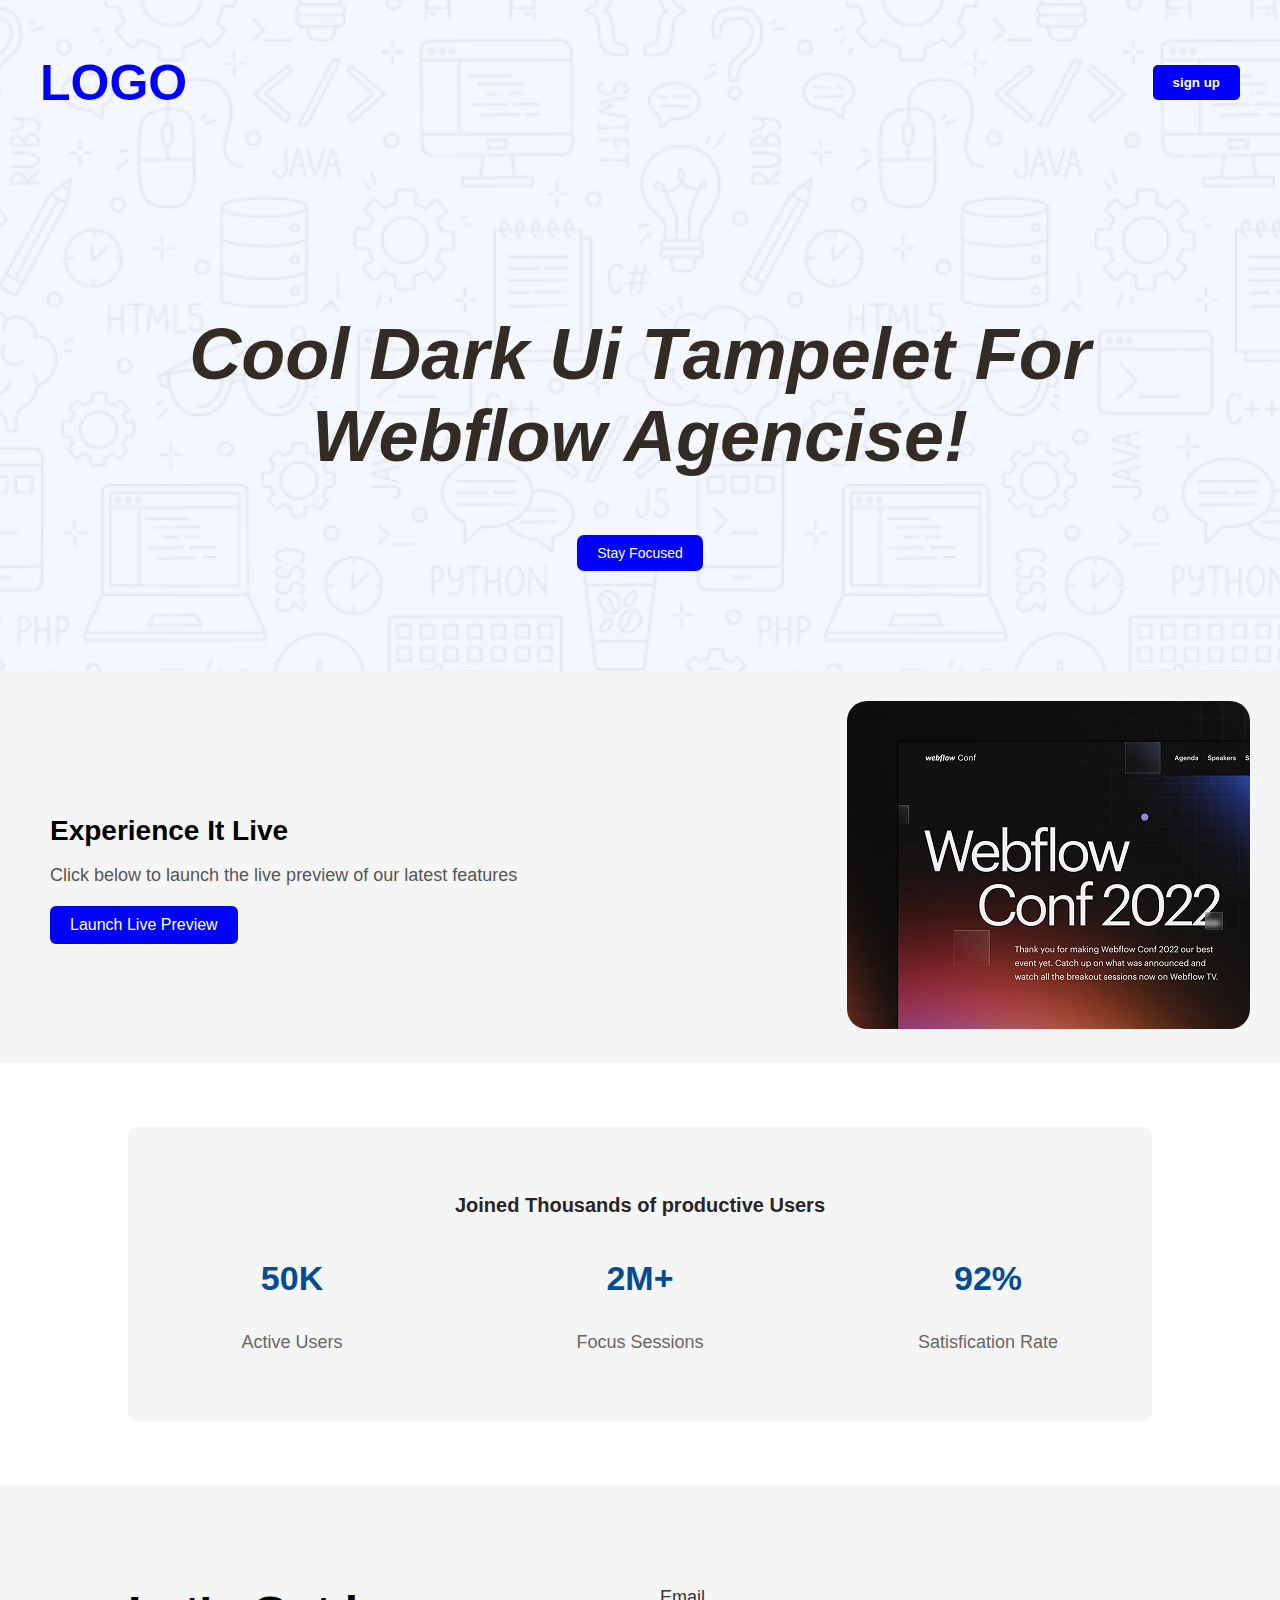
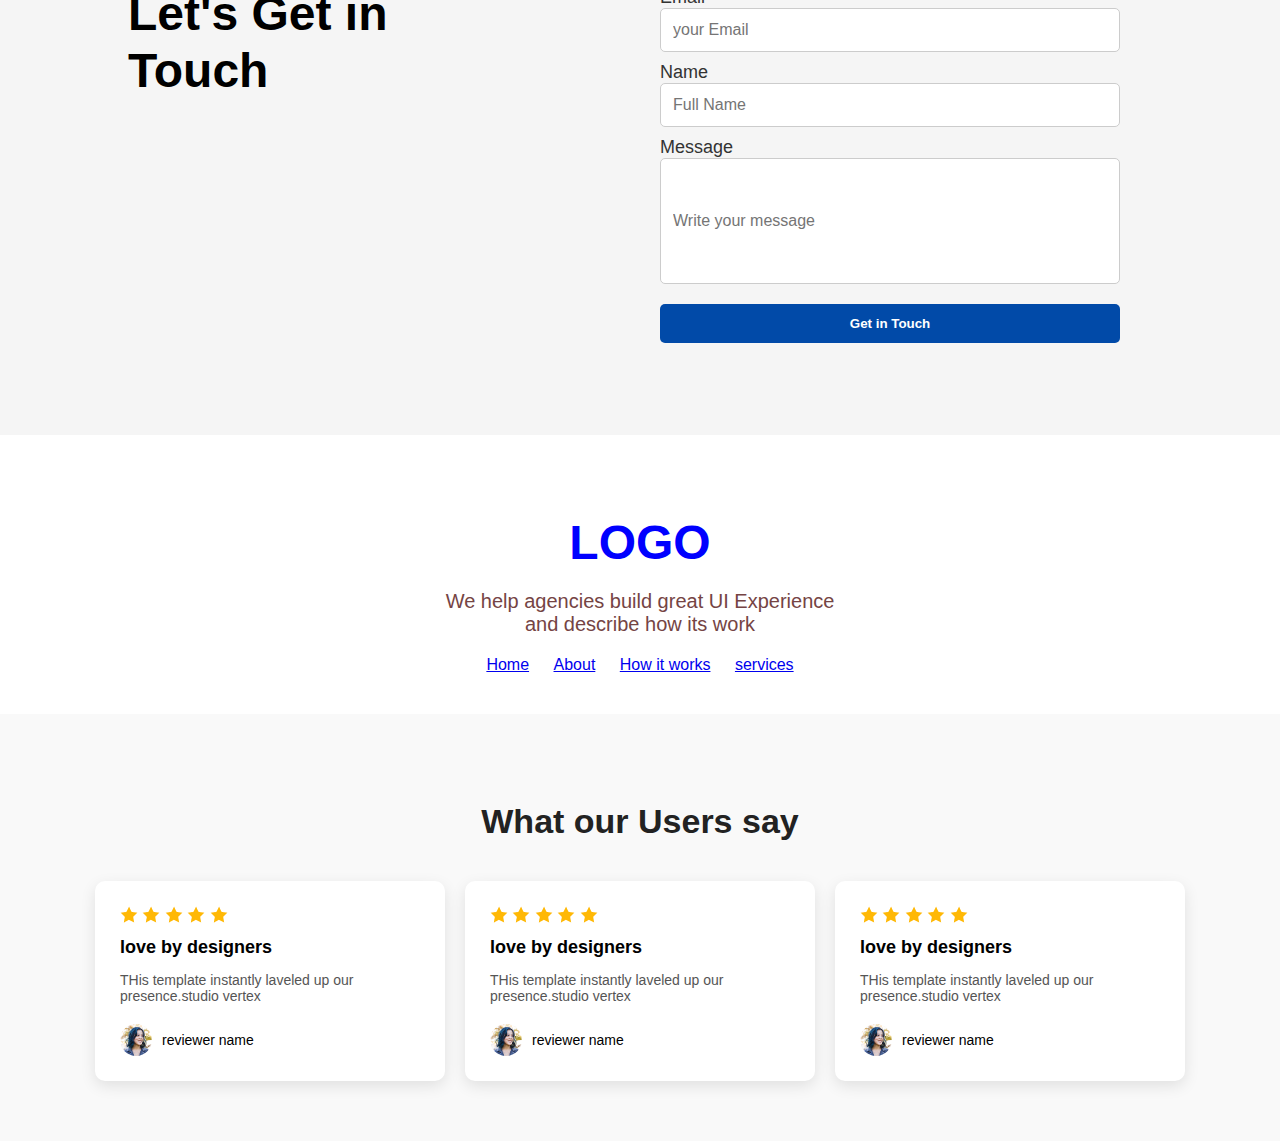
<file: index.html>
<!DOCTYPE html>
<html lang="en">

<head>
    <meta charset="UTF-8">
    <meta name="viewport" content="width=device-width, initial-scale=1.0">
    <title>Assinment 01</title>
    <link rel="stylesheet" href="index.css">
</head>

<body>
    <div class="nb-section">
        <!---<navbar section> --->
        <div class="navber">
            <div class="logo">
                <h1>LOGO</h1>
            </div>
            <button class="signup-btn">sign up</button>
        </div>

        <!-- banner section -->
        <div class="banner">
            <div class="banner-content">
                <h1>Cool Dark Ui Tampelet For <br>Webflow Agencise!</h1>
                <button class="focus-btn">Stay Focused</button>
            </div>

        </div>

    </div>
    <!-- <action-section> -->
    <section class="action">
        <div class="action-left">
            <h2>Experience It Live</h2>
            <p>Click below to launch the live preview of our latest features</p>
            <button class="launch-btn">Launch Live Preview</button>
        </div>
        <div class="action-right">
            <img width="100%" src="./B12A01-landing-launchpad/ui/Assets/wc-mini.png">
        </div>
    </section>


    <!-- productive-user-section -->
    <section class="stats-section">
        <h2>Joined Thousands of productive Users</h2>
        <div class="stat-box">
            <div class="stat">
                <h3>50K</h3>
                <p>Active Users</p>
            </div>
            <div class="stat">
                <h3>2M+</h3>
                <p>Focus Sessions</p>
            </div>
            <div class="stat">
                <h3>92%</h3>
                <p>Satisfication Rate</p>
            </div>
    </section>

    <!-- lets get in touch section -->
    <section class="get-touch">
        <div class="contact-text">
            <h2>Let's Get in <br>Touch</h2>
        </div>
        <div class="contact-form">
            <form>
                <label for="email">Email</label>
                <input type="email" id="email" placeholder="your Email">

                <label for="name">Name</label>
                <input type="text" id="name" placeholder="Full Name">

                <label for="message">Message</label>
                <input type="text" id="message" placeholder="Write your message">

                <button type="submit">Get in Touch</button>
            </form>
        </div>
    </section>
    <!-- footer section -->
    <footer class="footer">
        <h2>LOGO</h2>
        <p>We help agencies build great UI Experience <br>and describe how its work
        </p>
        <div class="footer-links">
            <a href="###">Home</a>
            <a href="###">About</a>
            <a href="###">How it works</a>
            <a href="###">services</a>

        </div>
    </footer>
    <!-- user fedback [chellange section] -->
    <section class="feedback-section">
        <h2 class="feedback-title">What our Users say</h2>
        <div class="feedback-cards">
            <div class="feedback-ucard">
                <div class="stars">

                    <img src="./B12A01-landing-launchpad/ui/Assets/icon-star.png" alt="star">
                    <img src="./B12A01-landing-launchpad/ui/Assets/icon-star.png" alt="star">
                    <img src="./B12A01-landing-launchpad/ui/Assets/icon-star.png" alt="star">
                    <img src="./B12A01-landing-launchpad/ui/Assets/icon-star.png" alt="star">
                    <img src="./B12A01-landing-launchpad/ui/Assets/icon-star.png" alt="star">
                </div>
                <h3>love by designers</h3>
                <p>THis template instantly laveled up our presence.studio vertex</p>
                <div class="reviewer">
                    <img src="./B12A01-landing-launchpad/ui/Assets/avatar.png" alt="reviewer1">
                    <span>reviewer name</span>
                </div>
            </div>
            <div class="feedback-ucard">
                <div class="stars">

                    <img src="./B12A01-landing-launchpad/ui/Assets/icon-star.png" alt="star">
                    <img src="./B12A01-landing-launchpad/ui/Assets/icon-star.png" alt="star">
                    <img src="./B12A01-landing-launchpad/ui/Assets/icon-star.png" alt="star">
                    <img src="./B12A01-landing-launchpad/ui/Assets/icon-star.png" alt="star">
                    <img src="./B12A01-landing-launchpad/ui/Assets/icon-star.png" alt="star">
                </div>
                <h3>love by designers</h3>
                <p>THis template instantly laveled up our presence.studio vertex</p>
                <div class="reviewer">
                    <img src="./B12A01-landing-launchpad/ui/Assets/avatar.png" alt="reviewer2">
                    <span>reviewer name</span>
                </div>
            </div>

            <div class="feedback-ucard">
                <div class="stars">

                    <img src="./B12A01-landing-launchpad/ui/Assets/icon-star.png" alt="star">
                    <img src="./B12A01-landing-launchpad/ui/Assets/icon-star.png" alt="star">
                    <img src="./B12A01-landing-launchpad/ui/Assets/icon-star.png" alt="star">
                    <img src="./B12A01-landing-launchpad/ui/Assets/icon-star.png" alt="star">
                    <img src="./B12A01-landing-launchpad/ui/Assets/icon-star.png" alt="star">
                </div>
                <h3>love by designers</h3>
                <p>THis template instantly laveled up our presence.studio vertex</p>
                <div class="reviewer">
                    <img src="./B12A01-landing-launchpad/ui/Assets/avatar.png" alt="reviewer3">
                    <span>reviewer name</span>
                </div>
            </div>

    </section>








</body>

</html>
</file>
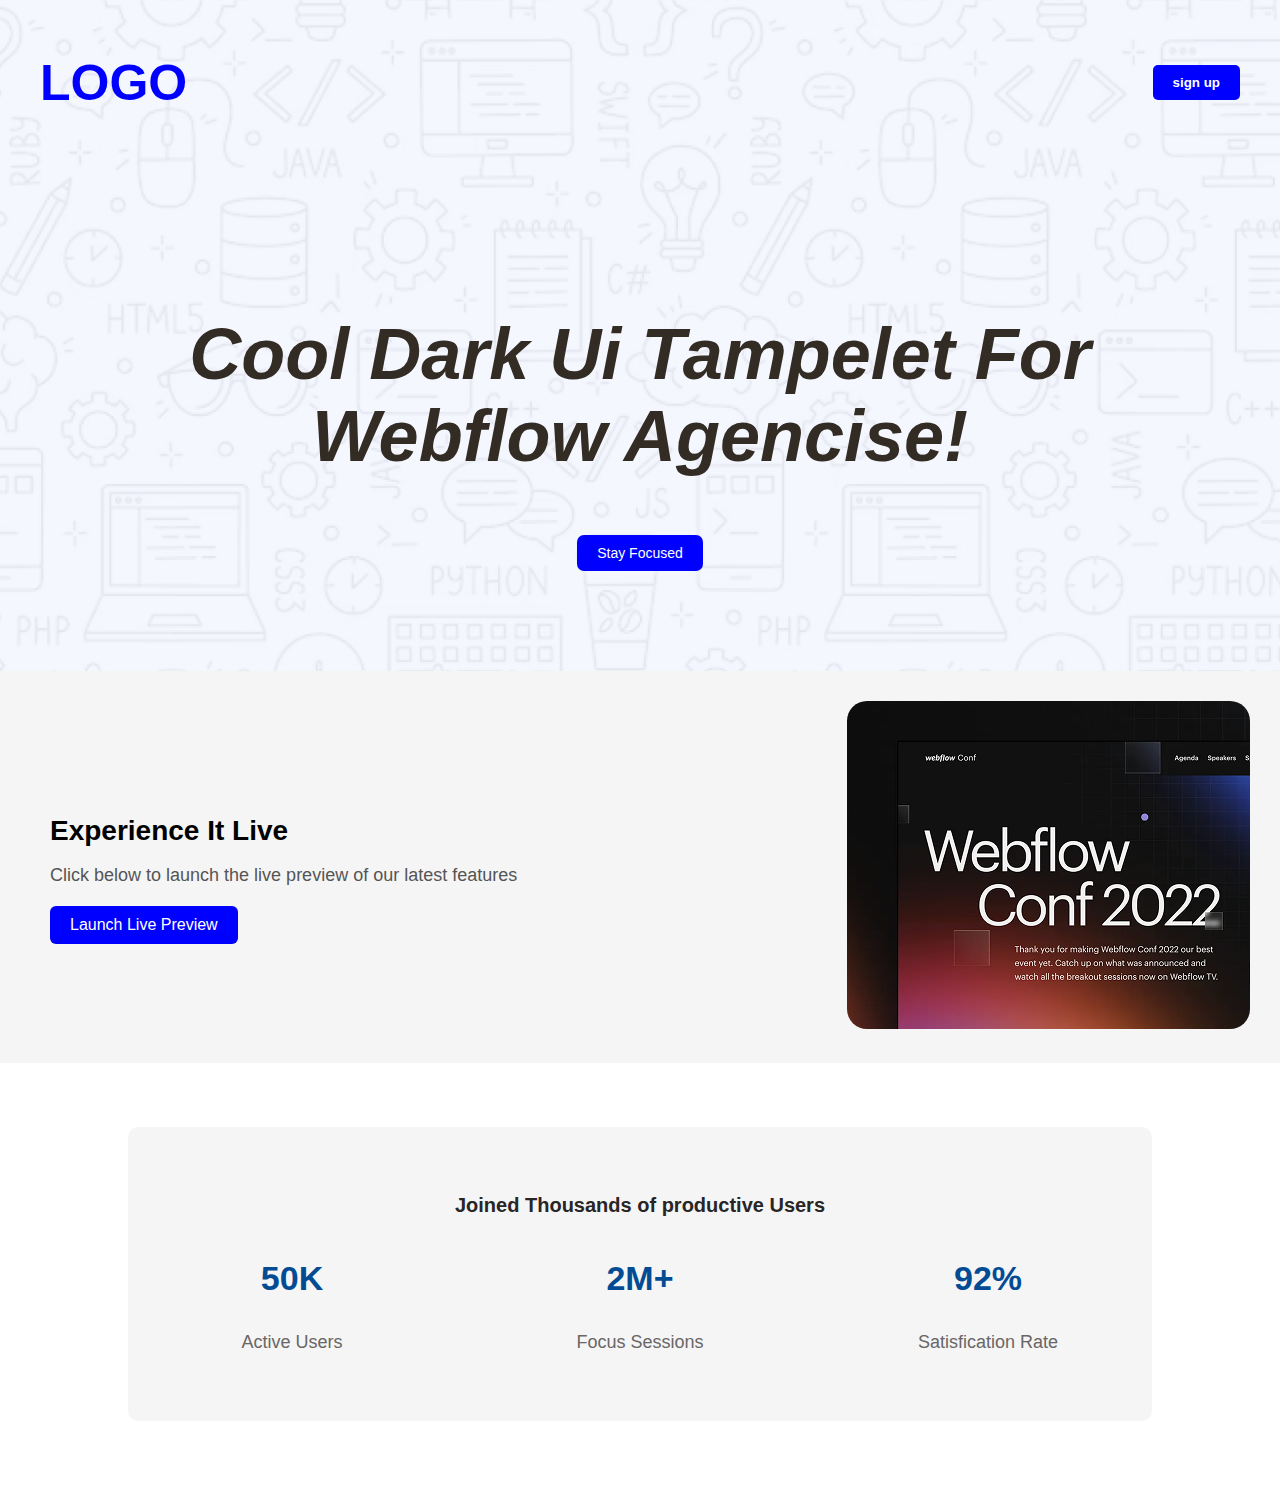
<file: assainment01.html>
<!DOCTYPE html>
<html lang="en">

<head>
    <meta charset="UTF-8">
    <meta name="viewport" content="width=device-width, initial-scale=1.0">
    <title>Assinment 01</title>
    <link rel="stylesheet" href="assainment.css">
</head>

<body>
    <div class="nb-section">
        <!---<navbar section> --->
        <div class="navber">
            <div class="logo">
                <h1>LOGO</h1>
            </div>
            <button class="signup-btn">sign up</button>
        </div>

        <!-- banner section -->
        <div class="banner">
            <div class="banner-content">
                <h1>Cool Dark Ui Tampelet For <br>Webflow Agencise!</h1>
                <button class="focus-btn">Stay Focused</button>
            </div>

        </div>

    </div>
    <!-- <action-section> -->
    <section class="action">
        <div class="action-left">
            <h2>Experience It Live</h2>
            <p>Click below to launch the live preview of our latest features</p>
            <button class="launch-btn">Launch Live Preview</button>
        </div>
        <div class="action-right">
            <img width="100%" src="./B12A01-landing-launchpad/ui/Assets/wc-mini.png">
        </div>
    </section>


    <!-- productive-user-section -->
    <section class="stats-section">
        <h2>Joined Thousands of productive Users</h2>
        <div class="stat-box">
            <div class="stat">
                <h3>50K</h3>
                <p>Active Users</p>
            </div>
            <div class="stat">
                <h3>2M+</h3>
                <p>Focus Sessions</p>
            </div>
            <div class="stat">
                <h3>92%</h3>
                <p>Satisfication Rate</p>
            </div>
    </section>








</body>

</html>
</file>
<file: index.css>
body {
    margin: 0;
    font-family: Arial, sans-serif;
}

/* navber */
.navber {
    display: flex;
    justify-content: space-between;
    align-items: center;
    padding: 20px 40px;

}

.logo {
    font-weight: bold;
    font-size: 25px;
    color: blue;
}

.signup-btn {
    padding: 10px 20px;
    background-color: blue;
    color: white;
    border: none;
    border-radius: 5px;
    font-weight: bold;
    cursor: pointer;
    /*[part of chellang section] */
}

/* banner */

.banner-content {
    font-size: 36px;
    font-style: oblique;
    text-align: center;
    padding: 100px 20px;
    color: rgb(51, 44, 36);
}

.focus-btn {
    padding: 10px 20px;
    font-size: 14px;
    background-color: blue;
    color: white;
    border: none;
    border-radius: 7px;
    cursor: pointer;
    /*[part of chellang section] */
}

.nb-section {
    background-image: url("./B12A01-landing-launchpad/ui/Assets/Hero-bg.png");
    background-position: center;
    background-size: cover;
    width: 100%;
}

.action {
    display: flex;
    justify-content: space-between;
    align-items: center;
    padding: 30px;
    background-color: whitesmoke;
}

.action-left {
    flex: 1;
    padding: 20px;
}

.action-left h2 {
    font-size: 28px;
    margin-bottom: 10px;
}

.action-left p {
    font-size: 18px;
    color: #555;
    margin-bottom: 20px;
}

.launch-btn {
    padding: 10px 20px;
    background-color: blue;
    color: white;
    border: none;
    font-size: 16px;
    border-radius: 6px;
    cursor: pointer;
    /*[part of chellang section] */
}

.action-right img {
    padding-right: 0px, 0px, 15px, 12px;
    border: solid color(rgb(49, 48, 48) red green blue);
    border-radius: 20px;
    height: auto;

}

.stats-section {
    background-color: whitesmoke;
    text-align: center;
    padding: 50px 20px;
    margin: 5% 10% 5% 10%;
    border-radius: 10px;
    background-size: 100%;
}

.stats-section h2 {
    font-size: 20px;
    margin-bottom: 32px;
    color: #292525;
}

.stat-box {
    display: flex;
    justify-content: center;
    gap: 60px;
    flex-wrap: wrap;
}

.stat {
    flex: 1;
    max: width 210px;
    ;
}

.stat h3 {
    font-size: 34px;
    color: #034c94;
    margin-top: 10px;
}

.stat p {
    font-size: 18px;
    color: #696666;
}

/* lets get in touch sec */
.get-touch {
    display: flex;
    justify-content: space-between;
    align-items: flex-start;
    gap: 40px;
    padding: 60px 10%;
    background-color: whitesmoke;
    flex-wrap: wrap;
}

.contact-text {
    flex: 1;

}

.contact-text h2 {
    font-size: 48px;
    font-weight: bold;
    line-height: 1.2;
}

.contact-form {
    flex: 1;
    padding: 32px;
    border-radius: 5px;
    box-shadow: 0 4px 20px rgba(red, green, blue, alpha);
}

.contact-form form {
    display: flex;
    flex-direction: column;
}

.contact-form label {
    margin-top: 10px;
    font-size: 18px;
    color: #333;
}

.contact-form input {
    padding: 12px;
    margin-top: 5pdx;
    border: 1px solid #ccc;
    border-radius: 5px;
    font-size: 16px;
}

#message {
    min-height: 100px;
}

.contact-form button {
    margin-top: 20px;
    padding: 12px;
    background-color: #014aa8;
    color: white;
    font-weight: bold;
    border: none;
    border-radius: 5px;
    cursor: pointer;
    /*[part of chellang section] */
}

.footer {
    text-align: center;
    padding: 40px 20px;
    background-color: white
}

.footer h2 {
    color: blue;
    font-size: 48px;
    font-weight: bold;
    margin-bottom: 10px;
}

footer p {
    font-size: 20px;
    margin-bottom: 20px;
    font-style: normal;
    color: rgb(117, 68, 68);

}

.footer-links a {
    margin: 0px 10px;
    text-decoration: underline;
}

/* user feedback chellange section */
.feedback-section {
    padding: 60px 20px;
    background-color: #f9f9f9;
    text-align: center;
}

.feedback-title {
    font-size: 34px;
    font-weight: bold;
    margin-bottom: 40px;
    color: #222;
}

.feedback-cards {
    display: flex;
    gap: 20px;
    justify-content: center;
    flex-wrap: wrap;
}

.feedback-ucard {
    background-color: white;
    border-radius: 10px;
    padding: 25px;
    max-width: 300px;
    box-shadow: 0 5px 15px rgba(0, 0, 0, 0.1);
    text-align: left;
}

.star img {
    width: 18px;
    height: 18px;
    margin-right: 2px;
}

.feedback-ucard h3 {
    font-size: 18px;
    font-weight: 600;
    margin: 10px 0;
}

.feedback-ucard p {
    font-size: 14px;
    color: #555;
    margin-bottom: 20px;
}

.reviewer {
    display: flex;
    align-items: center;
    gap: 10px;
}

.reviewer img {
    width: 32px;
    height: 32px;
    border-radius: 50%;
}

.reviewer span {
    font-size: 14px;
    font-weight: 500;
}
</file>
<file: assainment.css>
body {
    margin: 0;
    font-family: Arial, sans-serif;
}

/* navber */
.navber {
    display: flex;
    justify-content: space-between;
    align-items: center;
    padding: 20px 40px;

}

.logo {
    font-weight: bold;
    font-size: 25px;
    color: blue;
}

.signup-btn {
    padding: 10px 20px;
    background-color: blue;
    color: white;
    border: none;
    border-radius: 5px;
    font-weight: bold;
    cursor: pointer;
}

/* banner */

.banner-content {
    font-size: 36px;
    font-style: oblique;
    text-align: center;
    padding: 100px 20px;
    color: rgb(51, 44, 36);
}

.focus-btn {
    padding: 10px 20px;
    font-size: 14px;
    background-color: blue;
    color: white;
    border: none;
    border-radius: 7px;
    cursor: pointer;
}

.nb-section {
    background-image: url("./B12A01-landing-launchpad/ui/Assets/Hero-bg.png");
    background-position: center;
    background-size: cover;
    width: 100%;
}

.action {
    display: flex;
    justify-content: space-between;
    align-items: center;
    padding: 30px;
    background-color: whitesmoke;
}

.action-left {
    flex: 1;
    padding: 20px;
}

.action-left h2 {
    font-size: 28px;
    margin-bottom: 10px;
}

.action-left p {
    font-size: 18px;
    color: #555;
    margin-bottom: 20px;
}

.launch-btn {
    padding: 10px 20px;
    background-color: blue;
    color: white;
    border: none;
    font-size: 16px;
    border-radius: 6px;
    cursor: pointer;
}

.action-right img {
    padding-right: 0px, 0px, 15px, 12px;
    border: solid color(rgb(49, 48, 48) red green blue);
    border-radius: 20px;
    height: auto;

}

.stats-section {
    background-color: whitesmoke;
    text-align: center;
    padding: 50px 20px;
    margin: 5% 10% 5% 10%;
    border-radius: 10px;
    background-size: 100%;
}

.stats-section h2 {
    font-size: 20px;
    margin-bottom: 32px;
    color: #292525;
}

.stat-box {
    display: flex;
    justify-content: center;
    gap: 60px;
    flex-wrap: wrap;
}

.stat {
    flex: 1;
    max: width 210px;
    ;
}

.stat h3 {
    font-size: 34px;
    color: #034c94;
    margin-top: 10px;
}

.stat p {
    font-size: 18px;
    color: #696666;
}

/* lets get in touch sec */
.get-touch {
    display: flex;
    justify-content: space-between;
    align-items: flex-start;
    gap: 40px;
    padding: 60px 10%;
    background-color: whitesmoke;
    flex-wrap: wrap;
}

.contact-text {
    flex: 1;

}

.contact-text h2 {
    font-size: 48px;
    font-weight: bold;
    line-height: 1.2;
}

.contact-form {
    flex: 1;
    padding: 32px;
    border-radius: 5px;
    box-shadow: 0 4px 20px rgba(red, green, blue, alpha);
}

.contact-form form {
    display: flex;
    flex-direction: column;
}

.contact-form label {
    margin-top: 10px;
    font-size: 18px;
    color: #333;
}

.contact-form input {
    padding: 12px;
    margin-top: 5pdx;
    border: 1px solid #ccc;
    border-radius: 5px;
    font-size: 16px;
}

#message {
    min-height: 100px;
}

.contact-form button {
    margin-top: 20px;
    padding: 12px;
    background-color: #014aa8;
    color: white;
    font-weight: bold;
    border: none;
    border-radius: 5px;
    cursor: pointer;
}

.footer {
    text-align: center;
    padding: 40px 20px;
    background-color: white
}

.footer h2 {
    color: blue;
    font-size: 48px;
    font-weight: bold;
    margin-bottom: 10px;
}

footer p {
    font-size: 20px;
    margin-bottom: 20px;
    font-style: normal;
    color: rgb(117, 68, 68);

}

.footer-links a {
    margin: 0px 10px;
    text-decoration: underline;
}
</file>
